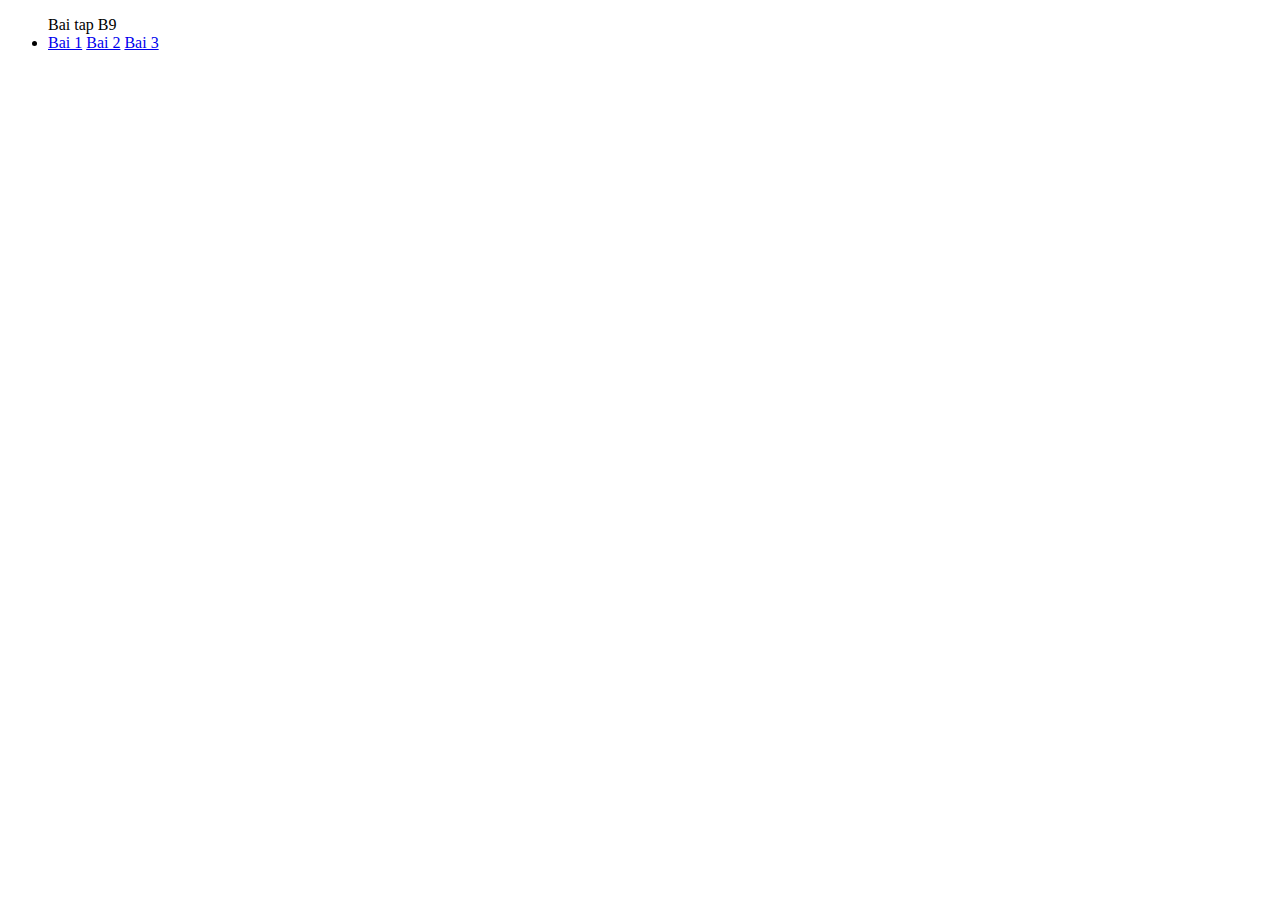
<file: Fullstack-Offline-F8/index.html>
<!DOCTYPE html>
<html lang="en">
<head>
    <meta charset="UTF-8">
    <meta name="viewport" content="width=device-width, initial-scale=1.0">
    <title>Deploy page</title>
</head>
<body>
    <ul>Bai tap B9
        <li>
            <a href="../Fullstack-Offline-F8/b9/ex-01/">Bai 1</a>
            <a href="../Fullstack-Offline-F8/b9/ex-02/">Bai 2</a>
            <a href="../Fullstack-Offline-F8/b9/ex-03/">Bai 3</a>
        </li>
        
    </ul>
</body>
</html>
</file>
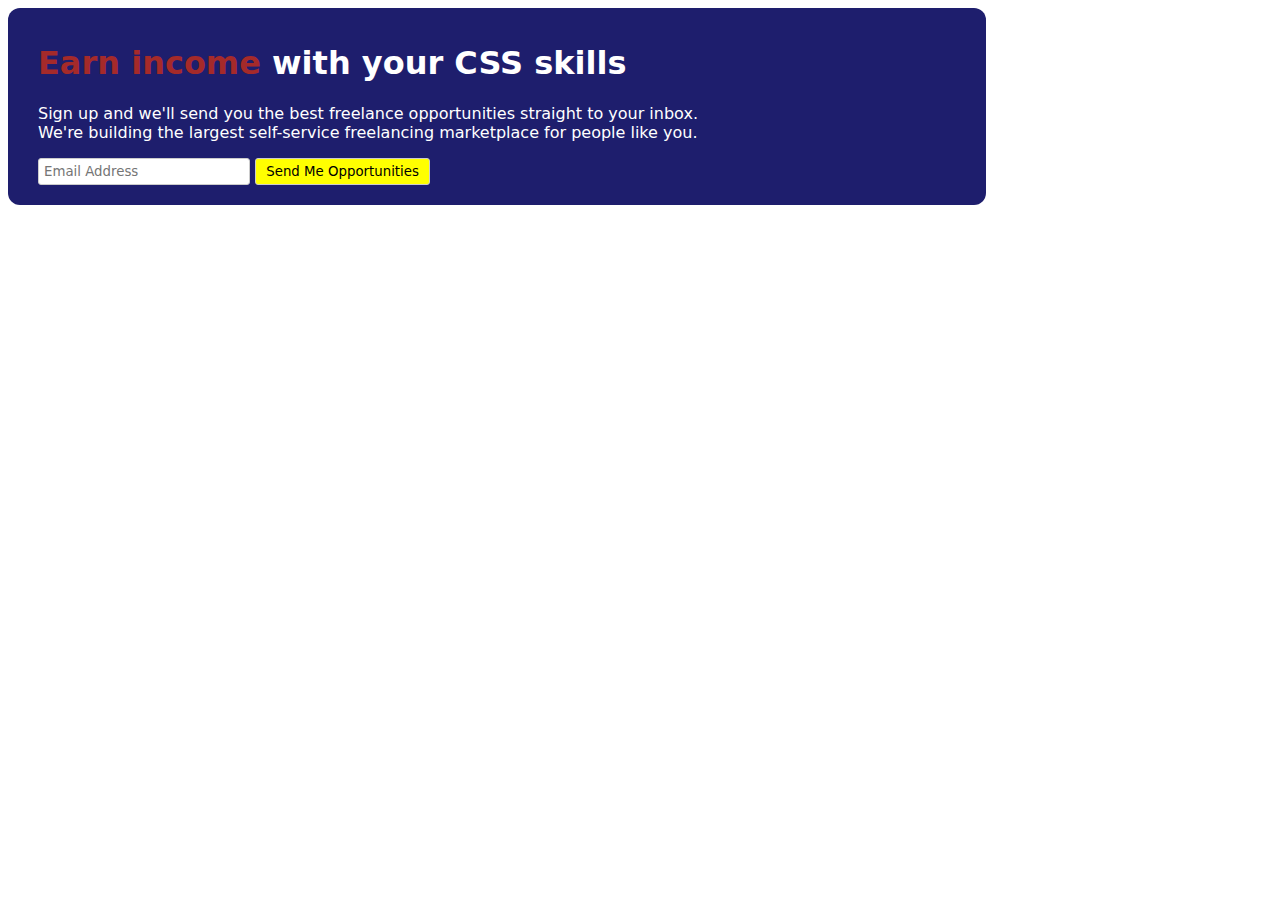
<file: Fullstack-Offline-F8/B4/index.html>
<!DOCTYPE html>
<html lang="en">
<head>
    <meta charset="UTF-8">
    <meta name="viewport" content="width=device-width, initial-scale=1.0">
    <title>Document</title>
    <link rel="stylesheet" href="style.css">
</head>
<body>
    <footer class="container">
        <h1><span>Earn income</span> with your CSS skills</h1>
        <p>Sign up and we'll send you the best freelance opportunities straight to your inbox. <br> We're building the largest self-service freelancing marketplace for people like you.</p>
        <input type="email" name="" id="" placeholder="Email Address"> <button>Send Me Opportunities</button>
    </footer>
</body>
</html>
</file>
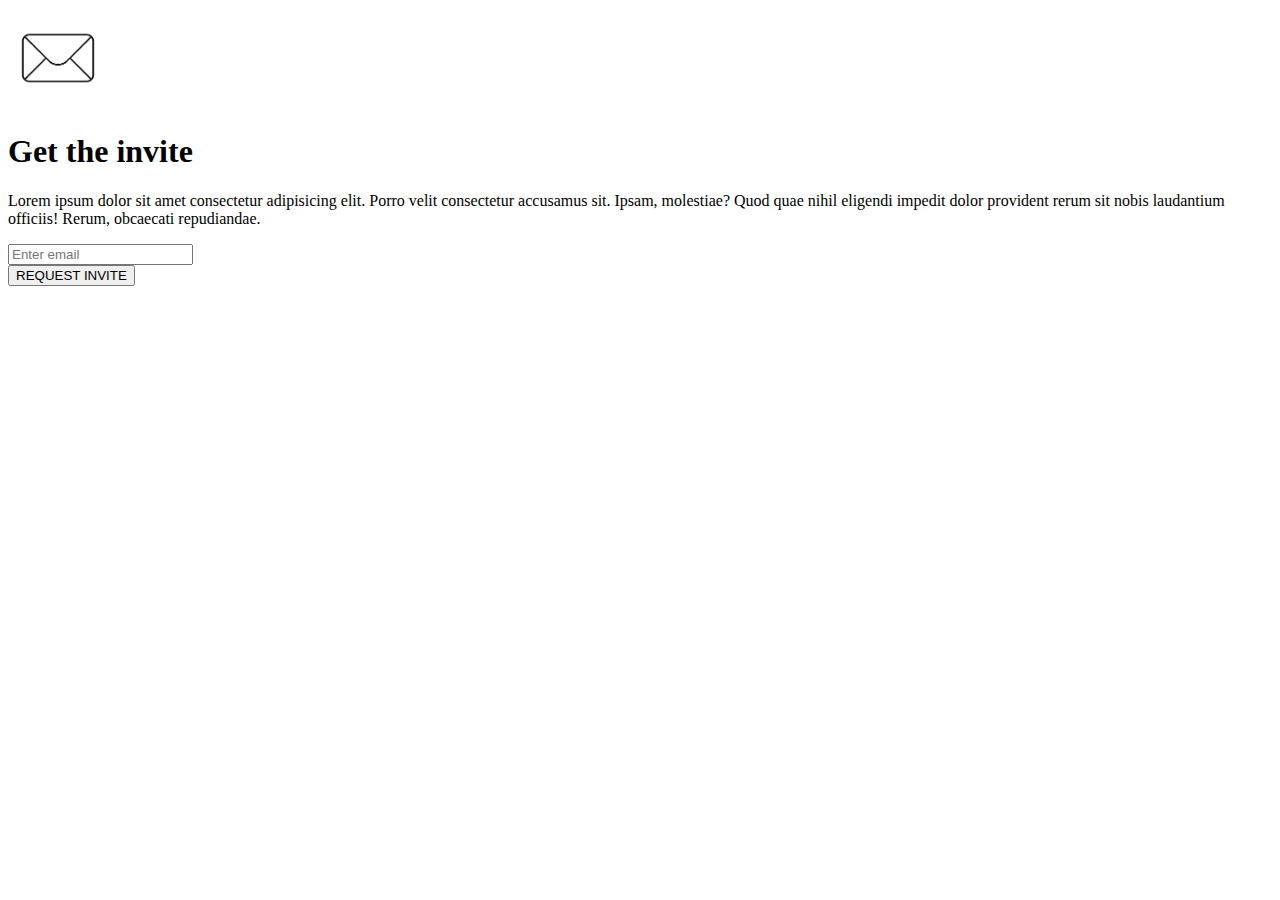
<file: Fullstack-Offline-F8/Bai 1/index.html>
<!DOCTYPE html>
<html lang="en">
  <head>
    <meta charset="UTF-8" />
    <meta name="viewport" content="width=device-width, initial-scale=1.0" />
    <title>Bài tập về nhà buổi 1</title>
  </head>
  <body>
    <img src="[data-uri]" alt="" width="100px"; height="100px">
    <h1>Get the invite</h1>
    <p>Lorem ipsum dolor sit amet consectetur adipisicing elit. Porro velit consectetur accusamus sit. Ipsam, molestiae? Quod quae nihil eligendi impedit dolor provident rerum sit nobis laudantium officiis! Rerum, obcaecati repudiandae.</p>
    <div><input type="email" placeholder="Enter email"></div>
    <div><button>REQUEST INVITE</button></div>
  </body>
</html>
</file>
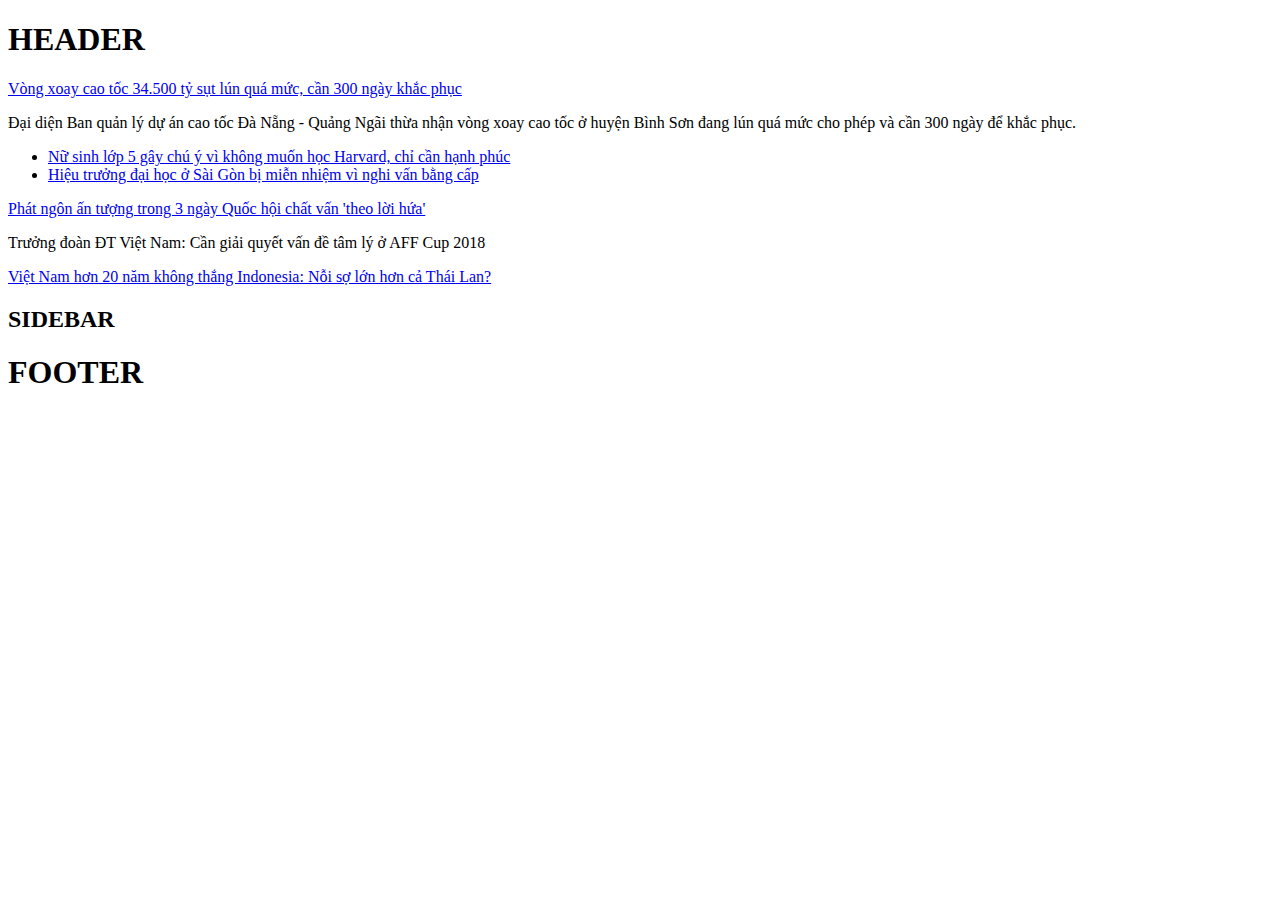
<file: Fullstack-Offline-F8/Bai 3/index.html>
<!DOCTYPE html>
<html lang="en">
<head>
    <meta charset="UTF-8">
    <meta name="viewport" content="width=device-width, initial-scale=1.0">
    <title>Document</title>
</head>
<body>
    <h1>HEADER</h1>
    <a href="https://fullstack.edu.vn/">Vòng xoay cao tốc 34.500 tỷ sụt lún quá mức, cần 300 ngày khắc phục</a>
    <p>Đại diện Ban quản lý dự án cao tốc Đà Nẵng - Quảng Ngãi thừa nhận vòng xoay cao tốc ở huyện Bình Sơn đang lún quá mức cho phép và cần 300 ngày để khắc phục.</p>
    <ul>
        <li><a href="https://fullstack.edu.vn/">Nữ sinh lớp 5 gây chú ý vì không muốn học Harvard, chỉ cần hạnh phúc</a></li>
        <li><a href="https://fullstack.edu.vn/">Hiệu trưởng đại học ở Sài Gòn bị miễn nhiệm vì nghi vấn bằng cấp</a></li>
    </ul>
    <a href="https://fullstack.edu.vn/">Phát ngôn ấn tượng trong 3 ngày Quốc hội chất vấn 'theo lời hứa'</a>
    <p>Trưởng đoàn ĐT Việt Nam: Cần giải quyết vấn đề tâm lý ở AFF Cup 2018</p>
    <a href="https://fullstack.edu.vn/">Việt Nam hơn 20 năm không thắng Indonesia: Nỗi sợ lớn hơn cả Thái Lan?</a>
    <h2>SIDEBAR</h2>
    <h1>FOOTER</h1>
</body>
</html>
</file>
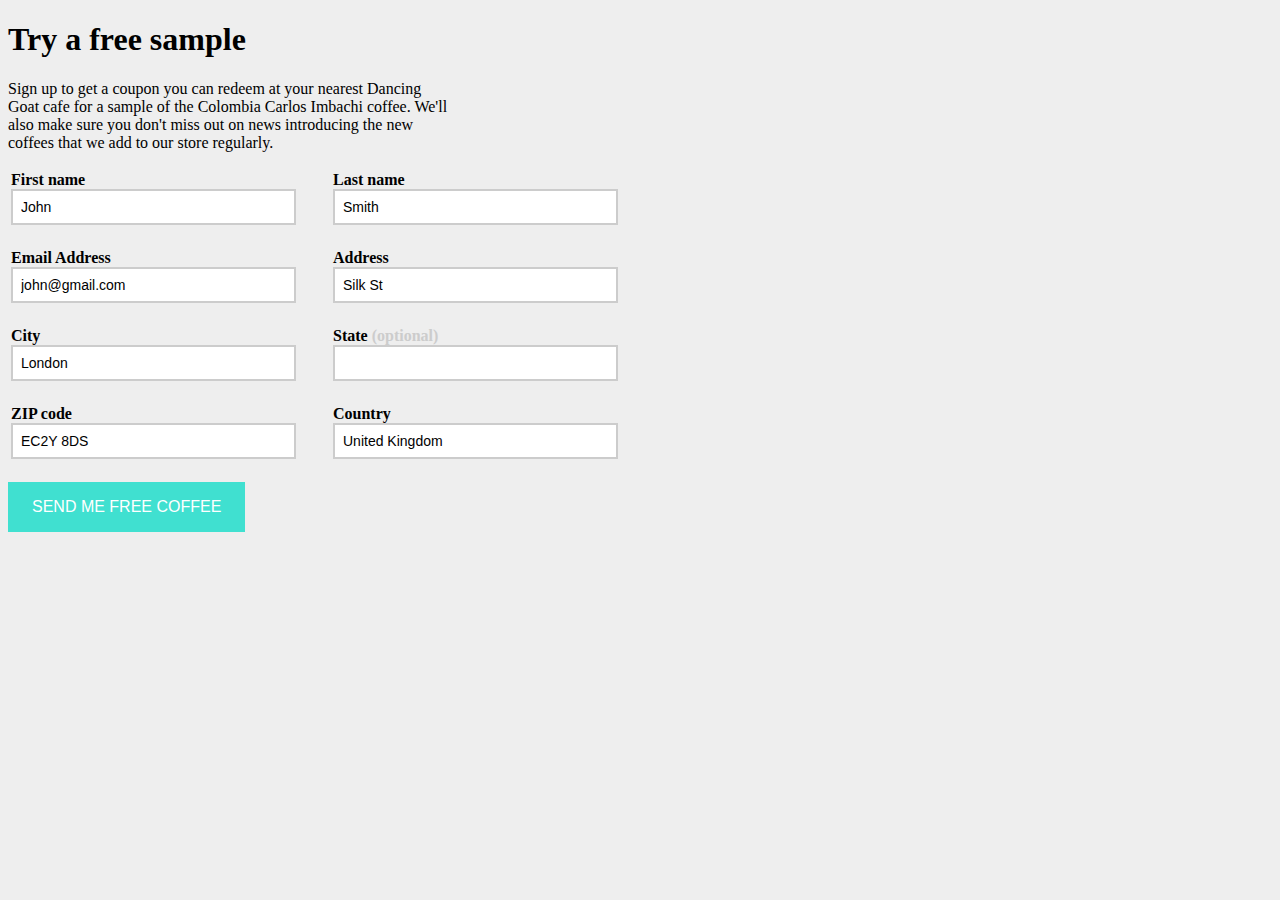
<file: Fullstack-Offline-F8/B2/Bai 1/index.html>
<!DOCTYPE html>
<html lang="en">
<head>
    <meta charset="UTF-8">
    <meta name="viewport" content="width=device-width, initial-scale=1.0">
    <title>B2 - Bai 1</title>
    <link rel="stylesheet" href="styles.css">
</head>
<body>
    <h1>Try a free sample</h1>
    <p>Sign up to get a coupon you can redeem at your nearest Dancing <br> Goat cafe for a sample of the Colombia Carlos Imbachi coffee. We'll <br> also make sure you don't miss out on news introducing the new <br> coffees that we add to our store regularly.</p>

<table>
    <tr>
        <td>
            <div><b>First name</b></div>
            <input class="input-place" type="text" value="John">
        </td>
        <td>
            <div><b>Last name</b></div>
            <input class="input-place" type="text" value="Smith">
        </td>
    </tr>
    <tr>
        <td>
            <div><b>Email Address</b></div>
            <input class="input-place" type="email" value="john@gmail.com">
        </td>
        <td>
            <div><b>Address</b></div>
            <input class="input-place" type="text" value="Silk St">
        </td>
    </tr>
    <tr>
        <td>
            <div><b>City</b></div>
            <input class="input-place" type="text" value="London">
        </td>
        <td>
            <div><b>State <span>(optional)</span></b></div>
            <input class="input-place" type="text" value="">
        </td>
    </tr>
    <tr>
        <td>
            <div><b>ZIP code</b></div>
            <input class="input-place" type="text" value="EC2Y 8DS">
        </td>
        <td>
            <div><b>Country</b></div>
            <input class="input-place" type="text" list="link" value="United Kingdom">
        </td>
    </tr>
</table>
    <button class="btn">SEND ME FREE COFFEE</button>
</body>
</html>
</file>
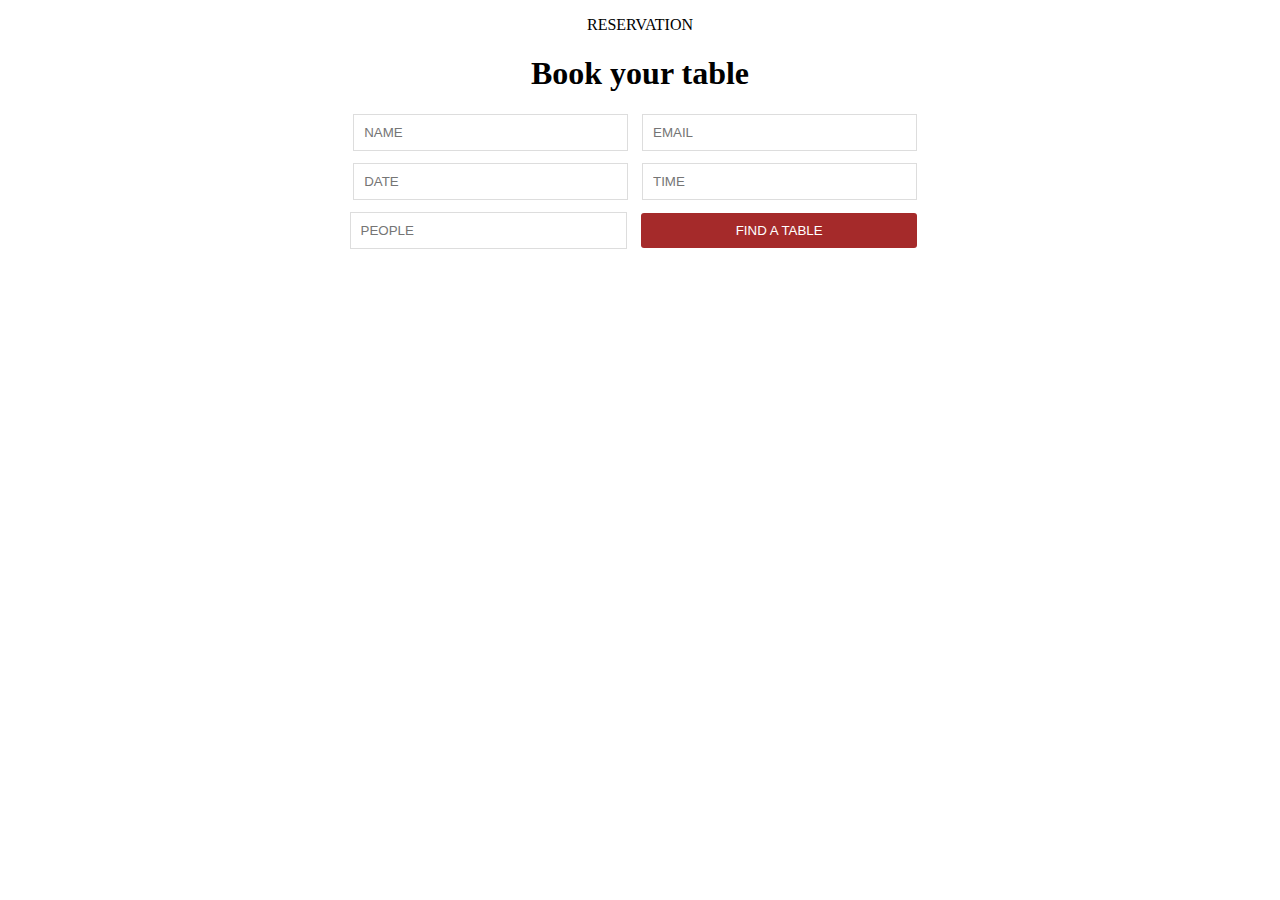
<file: Fullstack-Offline-F8/B4/2/index.html>
<!DOCTYPE html>
<html lang="en">
  <head>
    <meta charset="UTF-8" />
    <meta name="viewport" content="width=device-width, initial-scale=1.0" />
    <title>Document</title>
    <link rel="stylesheet" href="style.css" />
  </head>
  <body>
    <section class="container">
      <div class="container">
          <p>RESERVATION</p>
          <h1>Book your table</h1>
      </div>
      <form>
        <div class="first-row">
          <input type="text" placeholder="NAME" />
          <input type="email" placeholder="EMAIL" />
        </div>
        <div class="second-row">
          <input type="text" placeholder="DATE" />
          <input type="text" placeholder="TIME" />
        </div>
        <div class="third-row">
          <input type="text" placeholder="PEOPLE" />
          <button>FIND A TABLE</button>
        </div>
      </form>
    </section>
  </body>
</html>
</file>
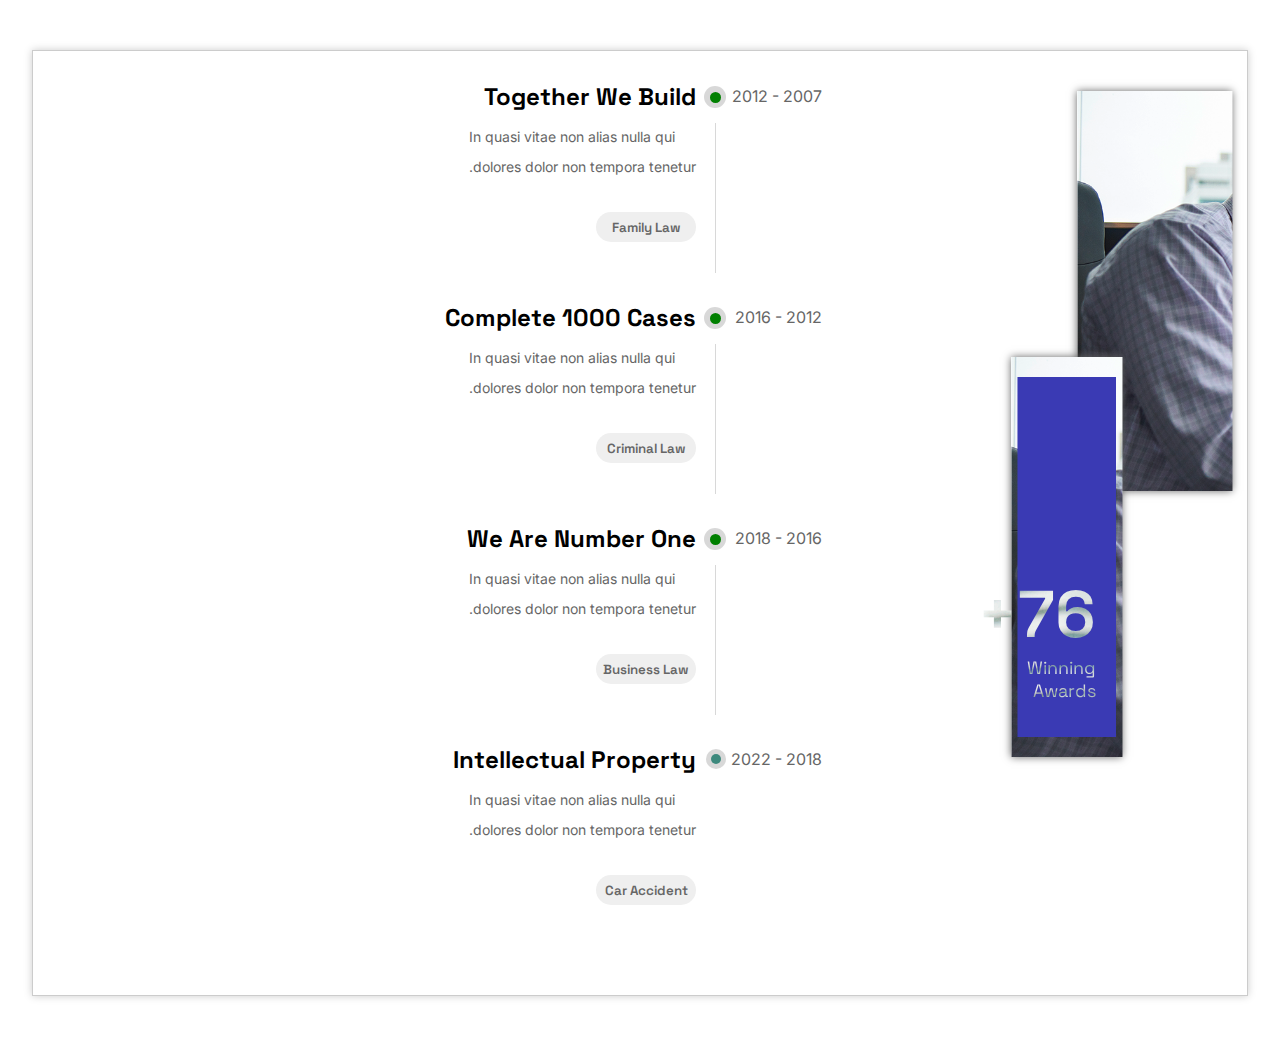
<file: Fullstack-Offline-F8/b9/ex-01/index.html>
<!DOCTYPE html>
<html lang="en">
  <head>
    <meta charset="UTF-8" />
    <meta name="viewport" content="width=device-width, initial-scale=1.0" />
    <title>Bai 1 B9</title>
    <link rel="stylesheet" href="style.css" />
  </head>
  <body>
    <div class="main">
      <div class="form-container">
        <div class="form-info">
          <div class="info">
            <h2 class="info-title">Together We Build</h2>
            <p>
              In quasi vitae non alias nulla qui <br />.dolores dolor non
              tempora tenetur
            </p>
            <button class="btn">Family Law</button>
          </div>
          <div class="point">
            <div class="wrapper"><div class="circle"></div></div>
          </div>
          <div class="time">
            <p class="time-milestone">2012 - 2007</p>
          </div>
        </div>
        <div class="form-info">
          <div class="info">
            <h2 class="info-title">Complete 1000 Cases</h2>
            <p>
              In quasi vitae non alias nulla qui <br />.dolores dolor non
              tempora tenetur
            </p>
            <button class="btn">Criminal Law</button>
          </div>
          <div class="point">
            <div class="wrapper"><div class="circle"></div></div>
          </div>
          <div class="time">
            <p class="time-milestone">2016 - 2012</p>
          </div>
        </div>
        <div class="form-info">
          <div class="info">
            <h2 class="info-title">We Are Number One</h2>
            <p>
              In quasi vitae non alias nulla qui <br />.dolores dolor non
              tempora tenetur
            </p>
            <button class="btn">Business Law</button>
          </div>
          <div class="point">
            <div class="wrapper"><div class="circle"></div></div>
          </div>
          <div class="time">
            <p class="time-milestone">2018 - 2016</p>
          </div>
        </div>
        <div class="form-info">
          <div class="info">
            <h2 class="info-title">Intellectual Property</h2>
            <p>
              In quasi vitae non alias nulla qui <br />.dolores dolor non
              tempora tenetur
            </p>
            <button class="btn">Car Accident</button>
          </div>
          <div class="point">
            <div class="last-wrapper"><div class="circle"></div></div>
          </div>
          <div class="time">
            <p class="time-milestone">2022 - 2018</p>
          </div>
        </div>
      </div>
      <div class="background">
        <div class="first-img-layer">
          <div class="third-img-layer">
            <div class="layer-info">
              <p>+76</p>
              <p>Winning Awards</p>
            </div>
          </div>
        </div>
        <div class="second-img-layer"></div>
      </div>
    </div>
  </body>
</html>
</file>
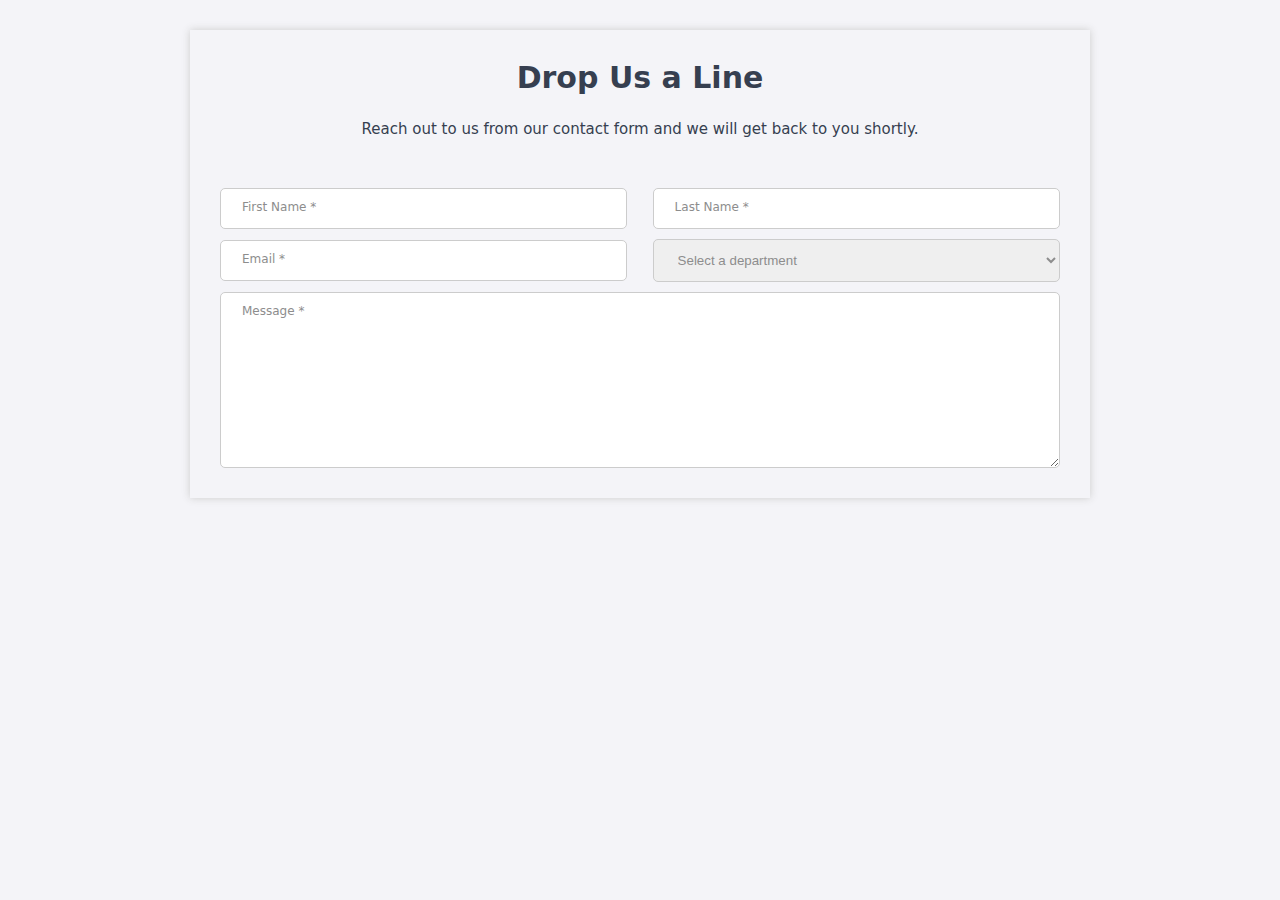
<file: Fullstack-Offline-F8/b9/ex-03/index.html>
<!DOCTYPE html>
<html lang="en">
<head>
    <meta charset="UTF-8">
    <meta name="viewport" content="width=device-width, initial-scale=1.0">
    <title>Bai 3 B9</title>
    <link rel="stylesheet" href="style.css">
</head>
<body>
    <form>
        <h2>Drop Us a Line</h2>
        <p>Reach out to us from our contact form and we will get back to you shortly.</p>
        <div class="form-container">
            <div class="input">
                <input type="text" required>
                <span class="floating-input">First Name *</span>
            </div>
            <div class="input">
                <input type="text" required>
                <span class="floating-input">Last Name *</span>
            </div>
            <div class="input">
                <input type="email" required>
                <span class="floating-input">Email *</span>
            </div>
            <div class="input">
                <select name="department" id="department">
                    <option value="0">Select a department</option>
                    <option value="1">Sales</option>
                    <option value="2">Marketing</option>
                    <option value="3">Customer Support</option>
                </select>
            </div>
            <div class="input">
                <textarea name="" id="" cols="30" rows="10" required></textarea>
                <span class="floating-input">Message *</span>
            </div>
        </div>
    </form>
</body>
</html>
</file>
<file: Fullstack-Offline-F8/B4/style.css>
* {
    font-family: system-ui, -apple-system, BlinkMacSystemFont, 'Segoe UI', Roboto, Oxygen, Ubuntu, Cantarell, 'Open Sans', 'Helvetica Neue', sans-serif;
}

.container {
    background-color: rgb(30, 30, 109);
    width: 75%;
    padding: 15px 0 20px 30px;
    border-radius: 12px;

}

h1 {
    color: #fff;
}

p {
    color: #fff;
}

span {
    color: brown
}

input, button {
    border: #ccc solid 1px;
    border-radius: 3px;
    padding: 5px;
}

input {
    width: 200px;
}

button {
    background-color: yellow;
    width: 175px;
}
.container:hover input::placeholder {
    color: orange;
    background-color: #ddd;
}

.container:hover button {
    background-color: brown;
    color: #fff
}
</file>
<file: Fullstack-Offline-F8/B2/Bai 1/styles.css>
body {
    background-color: #eee;
}

.input-place {
    font-size: 14px;
    width: 70%;
    height: 30px;
    padding-right: 50px;
    padding-left: 8px;
    border: 2px solid #ccc;
    margin-right: 75px;
    margin-bottom: 20px;
}

div span {
    color:#ccc;
}

.btn {
    font-size: 16px;
    background-color: turquoise;
    border: none;
    padding: 16px 24px;
    text-align: center;
    color: #fff;
}
</file>
<file: Fullstack-Offline-F8/B4/2/style.css>
input {
    padding: 10px;
    width: 20%;
    margin-bottom: 12px;
    margin-right: 10px;
    border: 1px solid #ddd;
}

button {
    border: none;
    background-color: brown;
    padding: 10px;
    width: 21.65%;
    border-radius: 3px;
    color: #fff;
}
.container {
text-align: center;
}

.third-row {
    margin-left: -13px;
}
</file>
<file: Fullstack-Offline-F8/b9/ex-01/style.css>
@import url("https://fonts.googleapis.com/css2?family=Space+Grotesk:wght@300;400;500;700&display=swap");

@import url("https://fonts.googleapis.com/css2?family=Inter:wght@300;400;500;700&display=swap");

* {
  padding: 0;
  margin: 0;
  box-sizing: border-box;
}

html {
  font-family: "Inter", sans-serif;
}

.main {
  border: 1px solid #ccc;
  padding: 30px;
  width: 95%;
  box-shadow: 0 0 8px #ccc;
  display: flex;
  margin: 50px auto;
}

.form-container {
  width: 666px;
  margin-left: 333px;
}

.form-info {
  display: flex;
  margin-bottom: 60px;
  width: 600px;
  position: relative;
}

.info {
  display: flex;
  flex-direction: column;
  justify-content: flex-end;
  align-items: flex-end;
  width: 300px;
  margin-right: 10px;
}

.time {
  position: absolute;
  right: 29%;
}

.time > .time-milestone {
  margin-top: 5px;
  color: #666;
}

.info > p {
  font-size: 14px;
  line-height: 30px;
  margin-bottom: 10px;
  color: #666;
}

.info-title {
  margin-bottom: 10px;
  font-family: "Space Grotesk", sans-serif;
}

.btn {
    color: #666;
  font-family: "Space Grotesk", sans-serif;
  width: 100px;
  height: 30px;
  border-radius: 99px;
  border: none;
  margin-top: 20px;
}

.point {
  position: absolute;
  right: 45%;
  margin-top: 2px;
}

.point > .wrapper {
  display: flex;
  justify-content: center;
  align-items: center;
  width: 22px;
  height: 22px;
  background: rgba(200, 200, 200, 0.7);
  border-radius: 99px;
  margin-top: 3px;
}

.point > .wrapper > .circle {
  width: 11px;
  height: 11px;
  background: green;
  border-radius: 99px;
  z-index: 1;
}

.point > .wrapper::after {
  content: "";
  display: block;
  position: absolute;
  border-right: 1px;
  height: 150px;
  width: 1px;
  background: rgba(200, 200, 200, 0.7);
  bottom: -165px;
}

.last-wrapper::after {
  content: "";
  background-color: transparent;
}

.point > .last-wrapper {
  width: 20px;
  height: 20px;
  background: rgba(200, 200, 200, 0.7);
  border-radius: 99px;
  display: flex;
  justify-content: center;
  align-items: center;
  margin-top: 3px;
}

.point > .last-wrapper > .circle {
  width: 10px;
  height: 10px;
  background-color: #3d897d;
  border-radius: 99px;
  z-index: 1;
}

.form-container > .form-info:hover > .info {
  transform: translateX(340px);
  align-items: flex-start;
}

.info {
  transition-duration: 0.5s;
}

.form-container > .form-info:hover > .time {
  transform: translateX(-130px);
}

.time {
  transition-duration: 0.5s;
}

.info > .btn:hover {
  background-color: #a26f5a;
  color: white;
}

.btn {
  font-weight: 600;
  transition: all 0.5s;
}

.background {
  width: 555px;
  height: 666px;
  margin-top: 10px;
  position: relative;
  transform: translateX(7%);
}

.first-img-layer {
  display: flex;
  justify-content: center;
  align-items: center;
  position: absolute;
  background: url(../img/office.png) no-repeat;
  background-size: cover;
  height: 60%;
  width: 50%;
  bottom: 0;
  z-index: 2;
  box-shadow: 0 0 8px #666;
}

.second-img-layer {
  background: url(../img/office.png) no-repeat;
  background-size: cover;
  position: absolute;
  right: 0;
  height: 60%;
  width: 70%;
  z-index: 1;
  box-shadow: 0 0 8px #666;
}

.third-img-layer {
  display: flex;
  flex-direction: column;
  justify-content: flex-end;
  align-items: end;
  width: 90%;
  height: 90%;
  background-color: rgb(58, 58, 180);
  background-clip: content-box;
}

.layer-info {
  margin-bottom: 35px;
  margin-right: 20px;
  text-align: end;
}

.layer-info > p:first-child {
  background-clip: text;
  font-family: "Space Grotesk", sans-serif;
  font-size: 66px;
  font-weight: 600;
}

.layer-info > p:last-child {
  background-clip: text;
  font-family: "Space Grotesk", sans-serif;
  font-size: 18px;
  font-weight: 400;
}

.layer-info > p:first-child,
.layer-info > p:last-child {
  color: transparent;
  background: url(../img/office.png) top no-repeat;
  background-clip: text;
  -webkit-text-fill-color: transparent;
  -webkit-background-clip: text;
}
</file>
<file: Fullstack-Offline-F8/b9/ex-03/style.css>
* {
    padding: 0;
    margin: 0;
    box-sizing: border-box;
}

html {
    font-family: system-ui, -apple-system, BlinkMacSystemFont, 'Segoe UI', Roboto, Oxygen, Ubuntu, Cantarell, 'Open Sans', 'Helvetica Neue', sans-serif;
    font-size: 62.5%;
}

body {
    margin: 30px auto;
    background: #f4f4f8;
}

form {
    box-shadow: 0 0 8px #ccc;
    padding: 30px;
    margin: 30px auto;
    width: 900px;
}

form > h2, form > p {
    color: #363F50;
    text-align: center;
}

form > h2 {
    font-size: 3rem;
}

form > p {
    margin-top: 25px;
    margin-bottom: 50px;
    font-size: 1.5rem;
}

.form-container {
    gap: 10px 20px;
    margin: 0 auto;
    align-items: center;
    justify-content: space-between;
    display: flex;
    flex-wrap: wrap;
}

input, textarea, select {
    display: block;
    width: 100%;
}

.input:not(:last-child) {
    width: 48.5%;
    position: relative;
}

.input:last-child {
    width: 100%;
    position: relative;
}

.input > input, select, textarea {
    padding: 12px 20px;
    border: 1px solid #ccc;
    border-radius: 5px;
    outline: none;
}

.floating-input {
    font-size: 1.2rem;
    position: absolute;
    top: 12px;
    left: 22px;
    color: #8d8d8d;
    transition: all 0.2s ease;
    pointer-events: none;
}

input:focus ~ .floating-input, input:not(:focus):valid ~ .floating-input, textarea:focus ~ .floating-input, textarea:not(:focus):valid ~ .floating-input {
    opacity: 1;
    top: 0;
    left: 15px;
    font-size: 1rem;
}

select {
    color: #8d8d8d;
}
</file>
